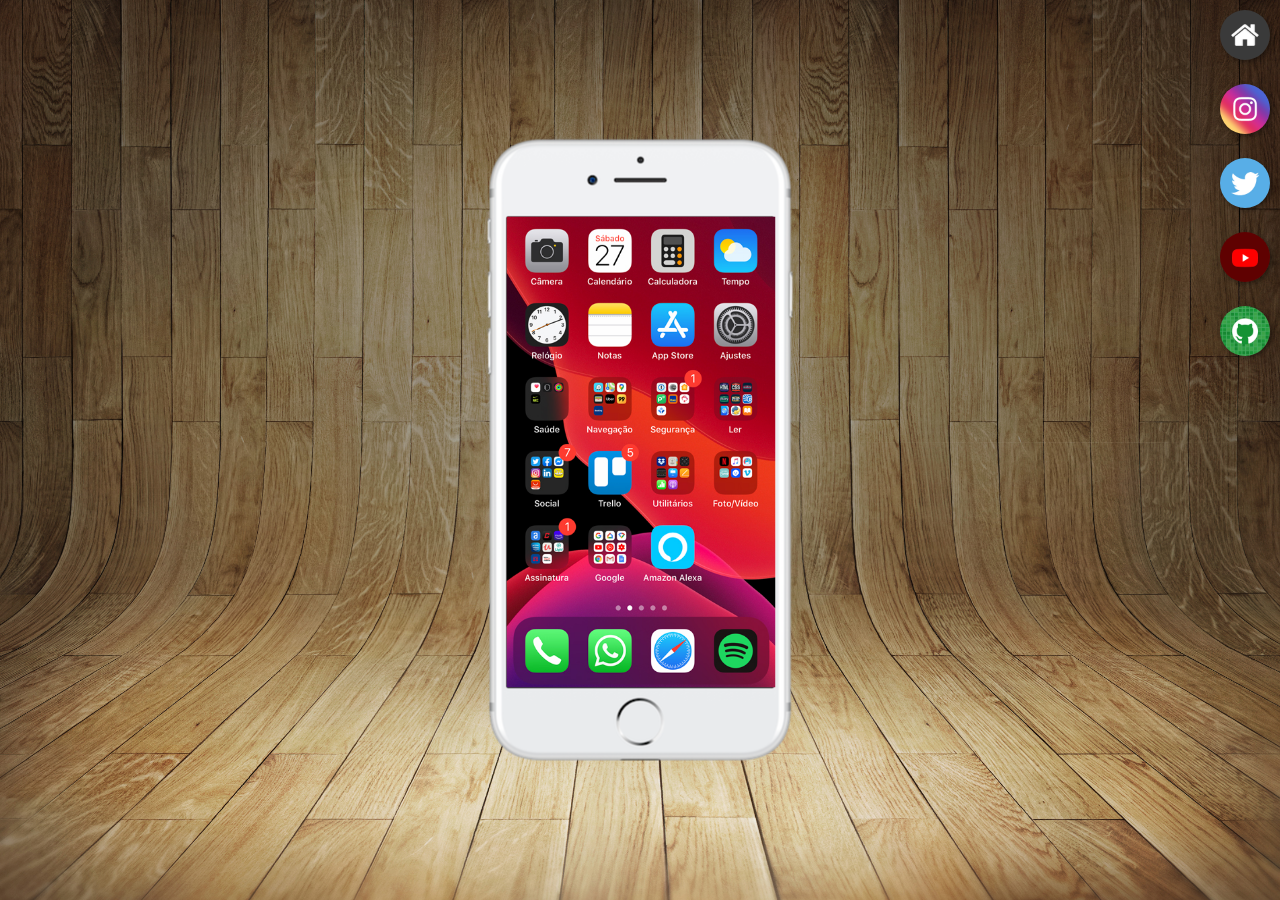
<file: index.html>
<!DOCTYPE html>
<html lang="pt-br">
<head>
    <meta charset="UTF-8">
    <meta http-equiv="X-UA-Compatible" content="IE=edge">
    <meta name="viewport" content="width=device-width, initial-scale=1.0">
    <title>Projeto Redes Sociais</title>
    <link rel="shortcut icon" href="favicon.ico" type="image/x-icon">
    <link rel="stylesheet" href="estilos/style.css">
</head>
<body>
    <main>
        <section id="telefone">
            <iframe src="home.html" name="tela" id="tela" frameborder="0"></iframe>
        </section>
        <section id="redes-sociais">
            <a href="home.html" target="tela"><img src="imagens/logo-home.jpg" alt="Home"></a> <br>
            <a href="instagram.html" target="tela"><img src="imagens/logo-instagram.jpg" alt="Instagram"></a> <br>
            <a href="twitter.html" target="tela"><img src="imagens/logo-twitter.jpg" alt="twitter"></a> <br>
            <a href="youtube.html" target="tela"><img src="imagens/logo-youtube.jpg" alt="Youtube"></a> <br>
            <a href="github.html" target="tela"><img src="imagens/logo-github.jpg" alt="Github"></a>
        </section>
    </main>
</body>
</html>
</file>
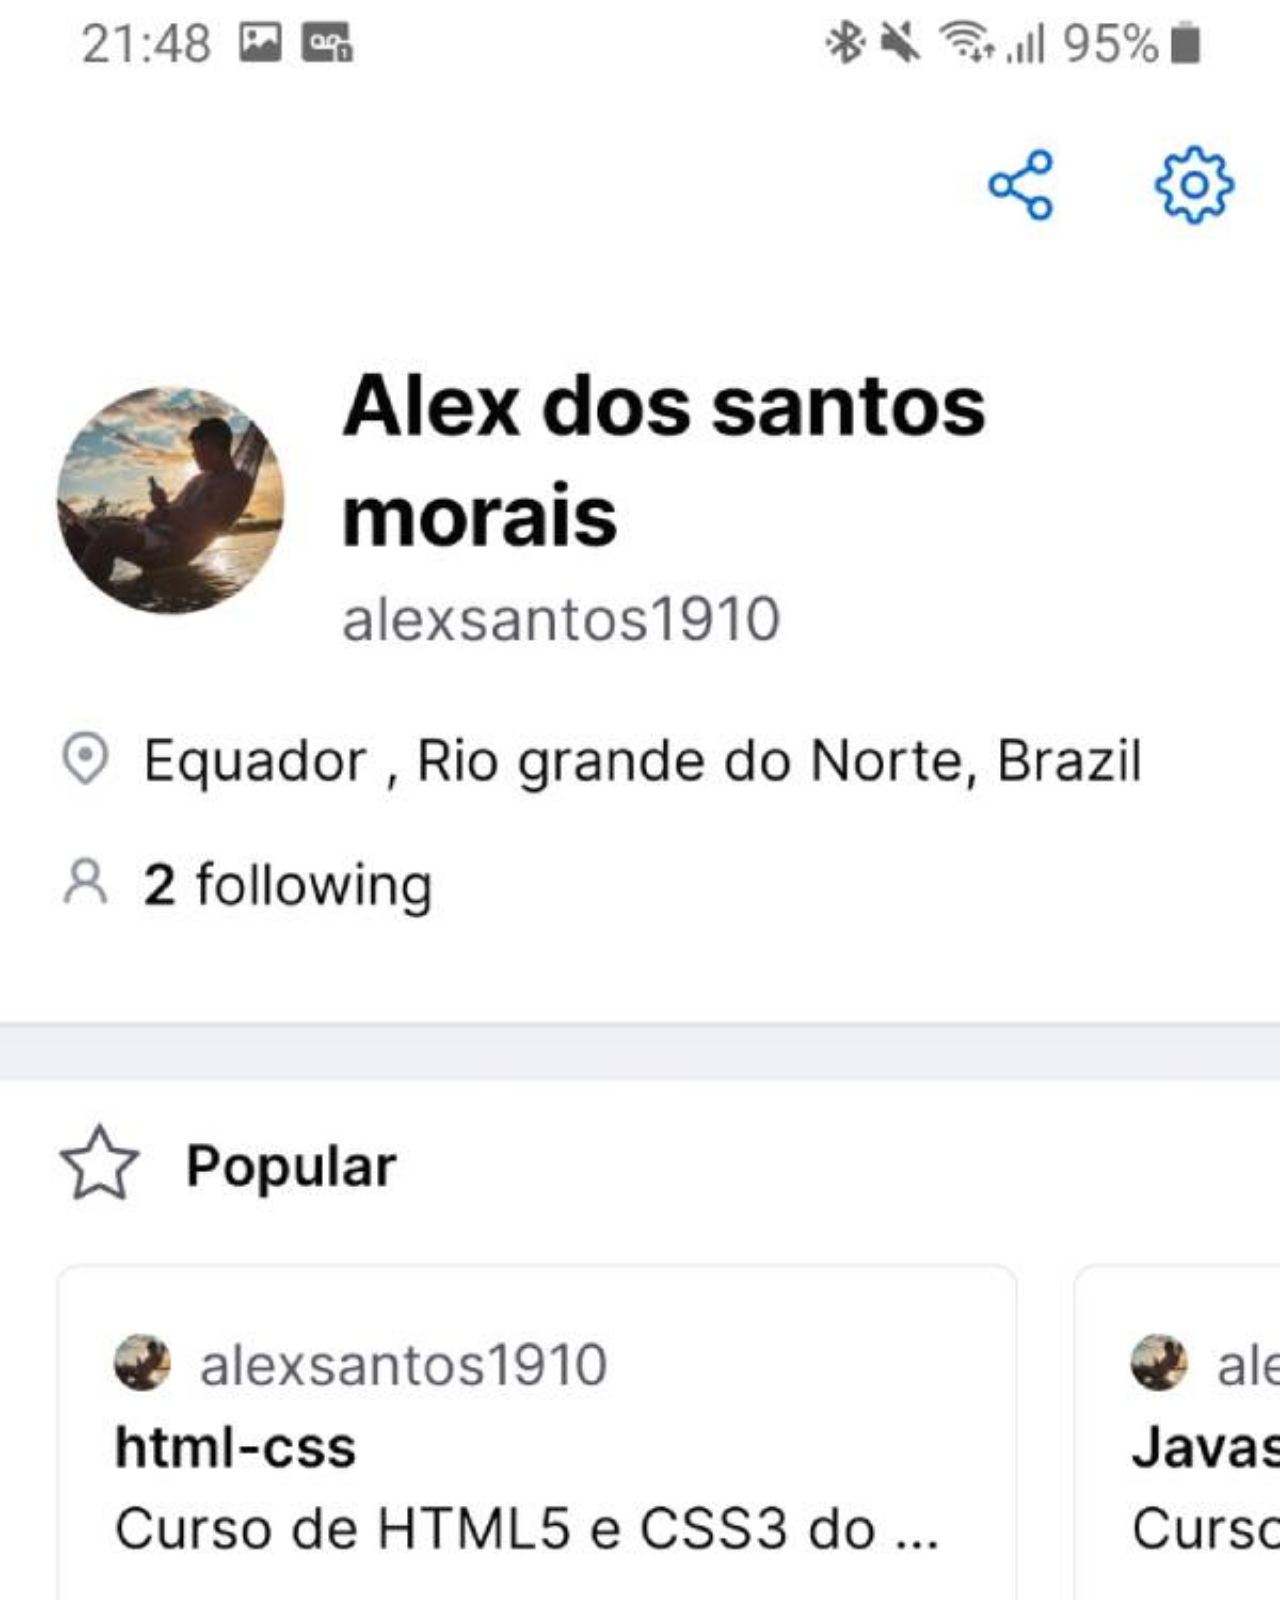
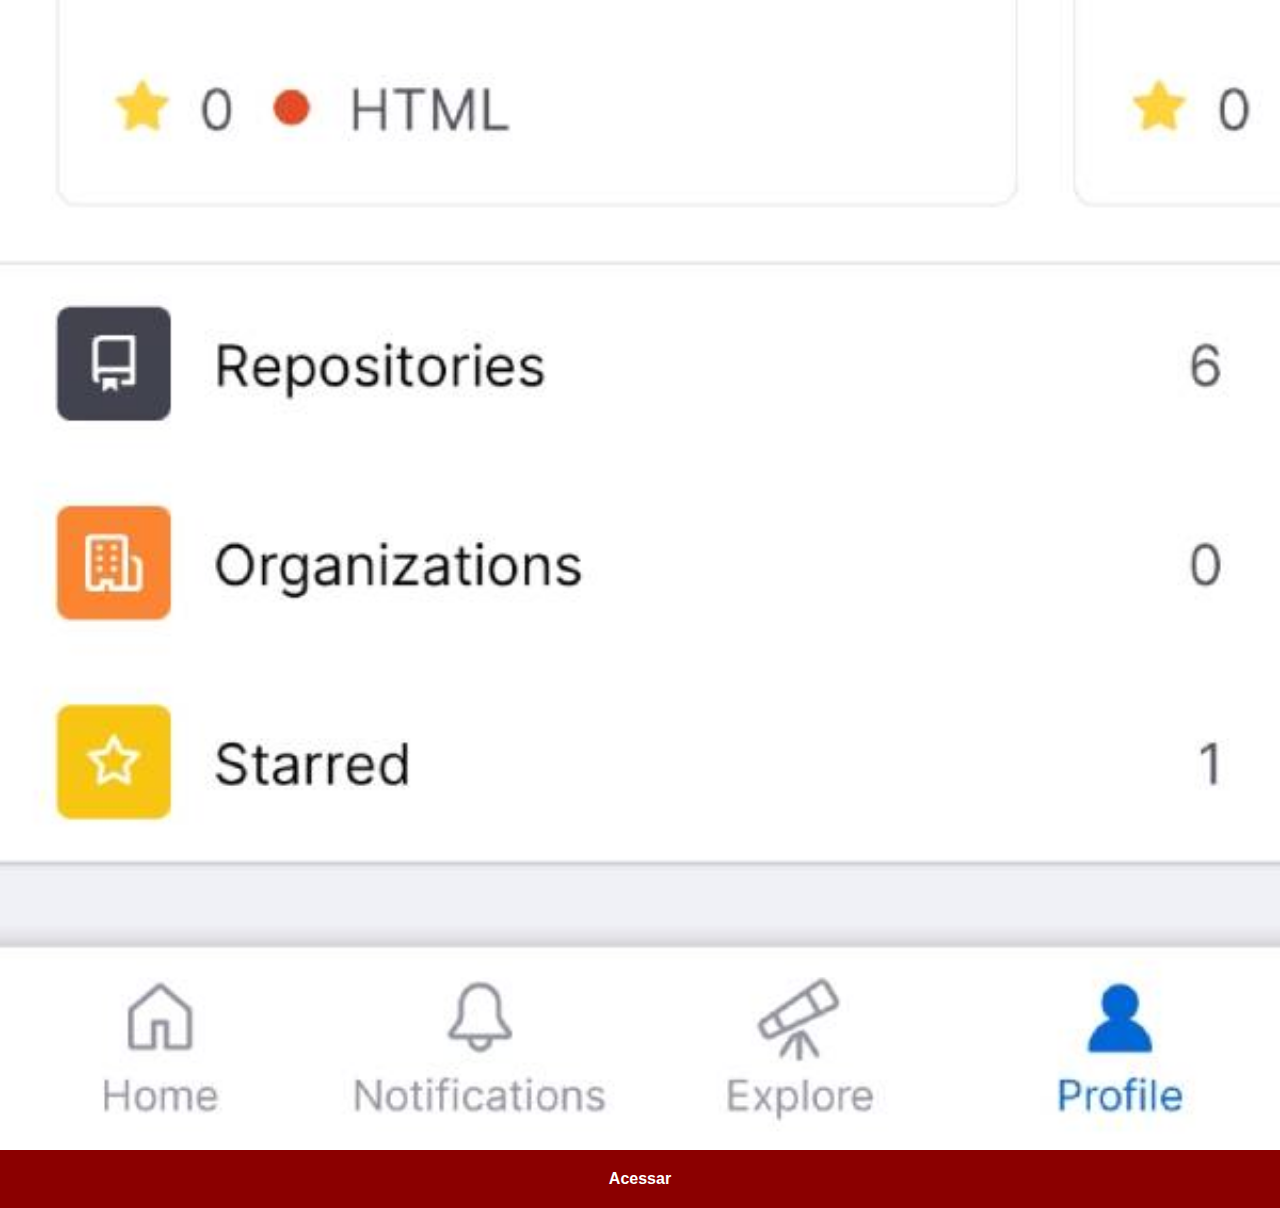
<file: github.html>
<!DOCTYPE html>
<html lang="pt-br">
<head>
    <meta charset="UTF-8">
    <meta http-equiv="X-UA-Compatible" content="IE=edge">
    <meta name="viewport" content="width=device-width, initial-scale=1.0">
    <title>GitHub</title>
    <link rel="stylesheet" href="estilos/social.css">
</head>
<body>
    <img src="imagens/github.jpg" alt="GitHub">
    <a href="https://github.com/alexsantos1910" target="_blank">Acessar</a>
</body>
</html>
</file>
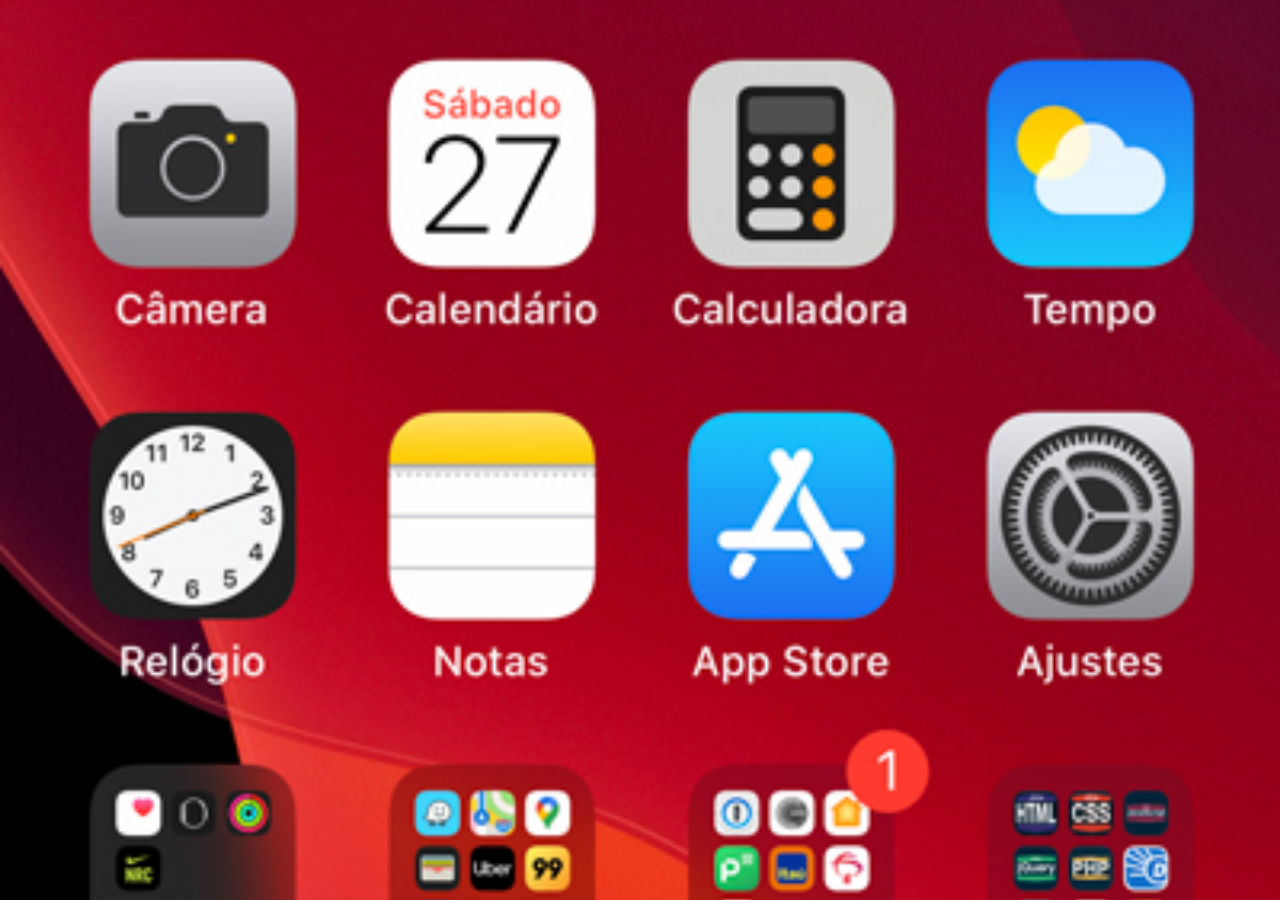
<file: home.html>
<!DOCTYPE html>
<html lang="pt-br">
<head>
    <meta charset="UTF-8">
    <meta http-equiv="X-UA-Compatible" content="IE=edge">
    <meta name="viewport" content="width=device-width, initial-scale=1.0">
    <title>Home</title>
    <style>
        * {
            margin: 0px;
            padding: 0px;
        }

        body {
            width: 100vw;
            height: 100vh;
            background: url('imagens/tela-home.jpg') no-repeat top center;
            background-size: cover;
        }
    </style>
</head>
<body>
    
</body>
</html>
</file>
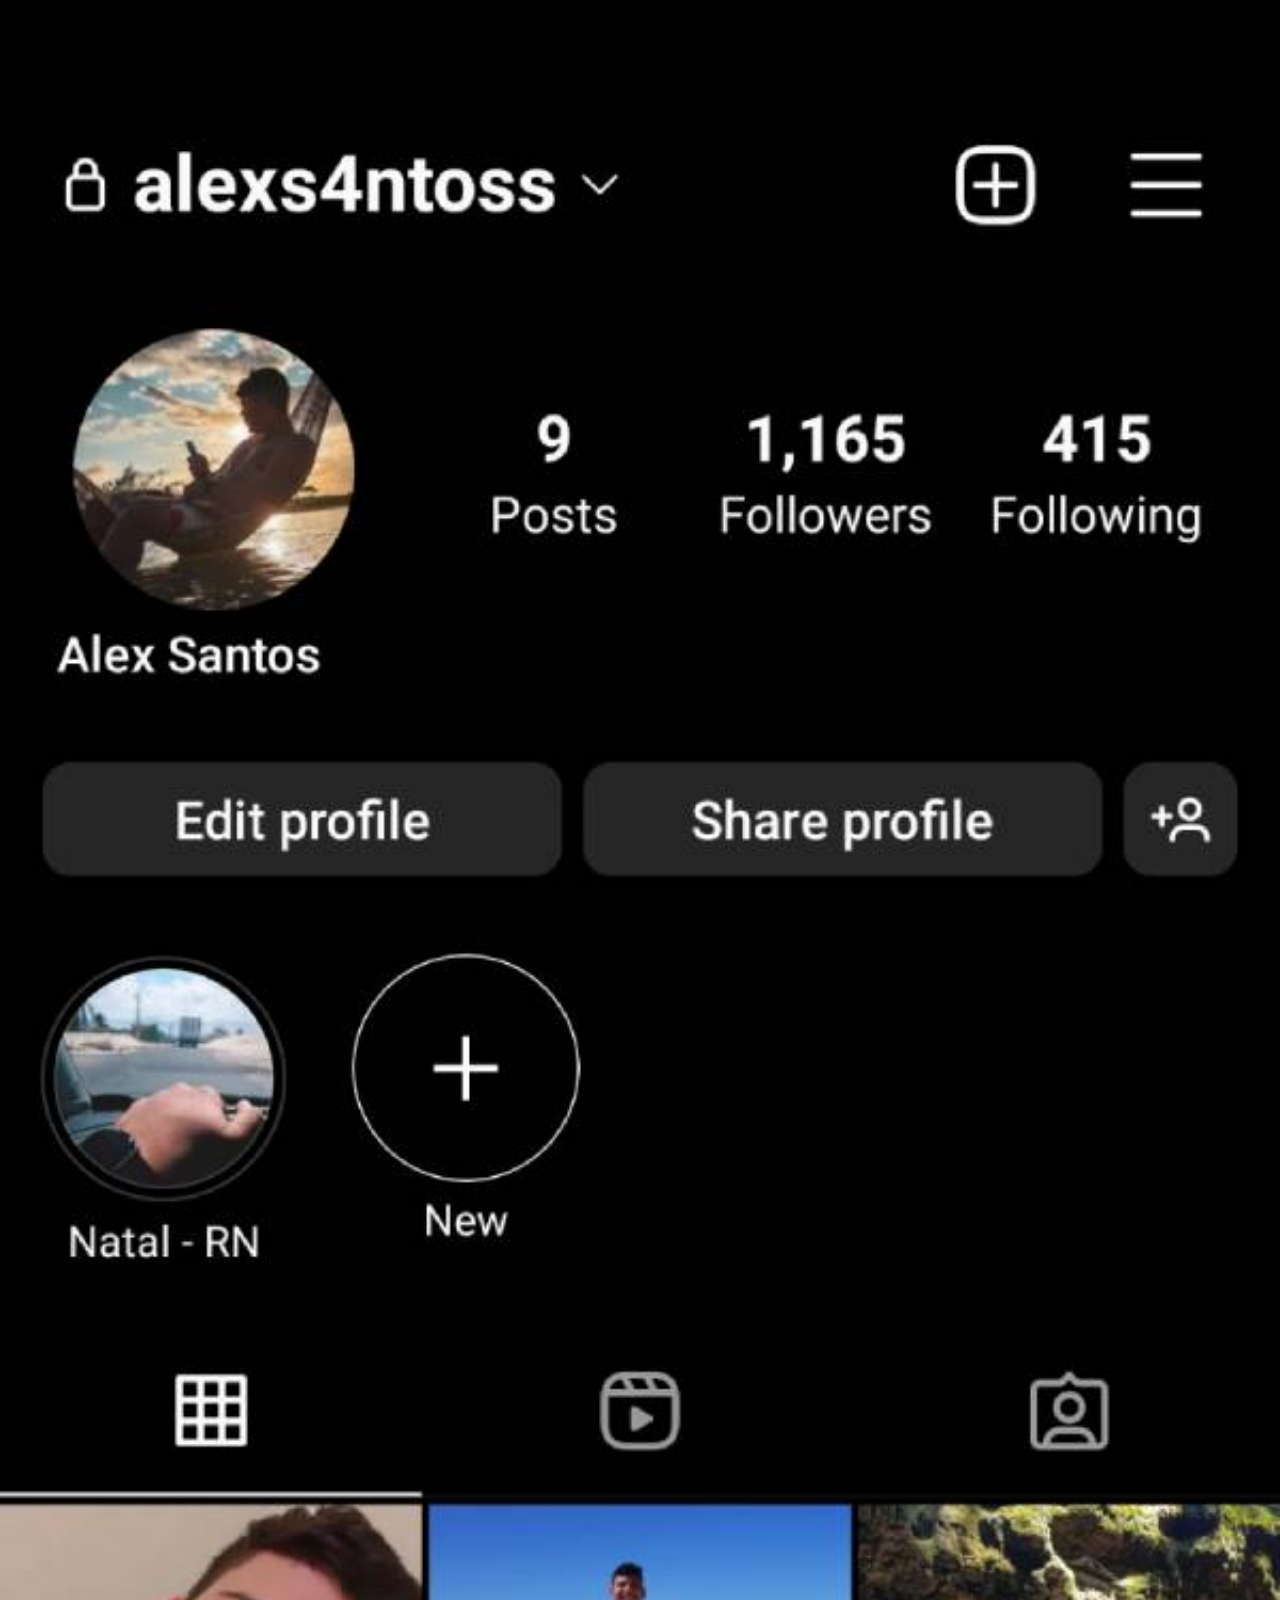
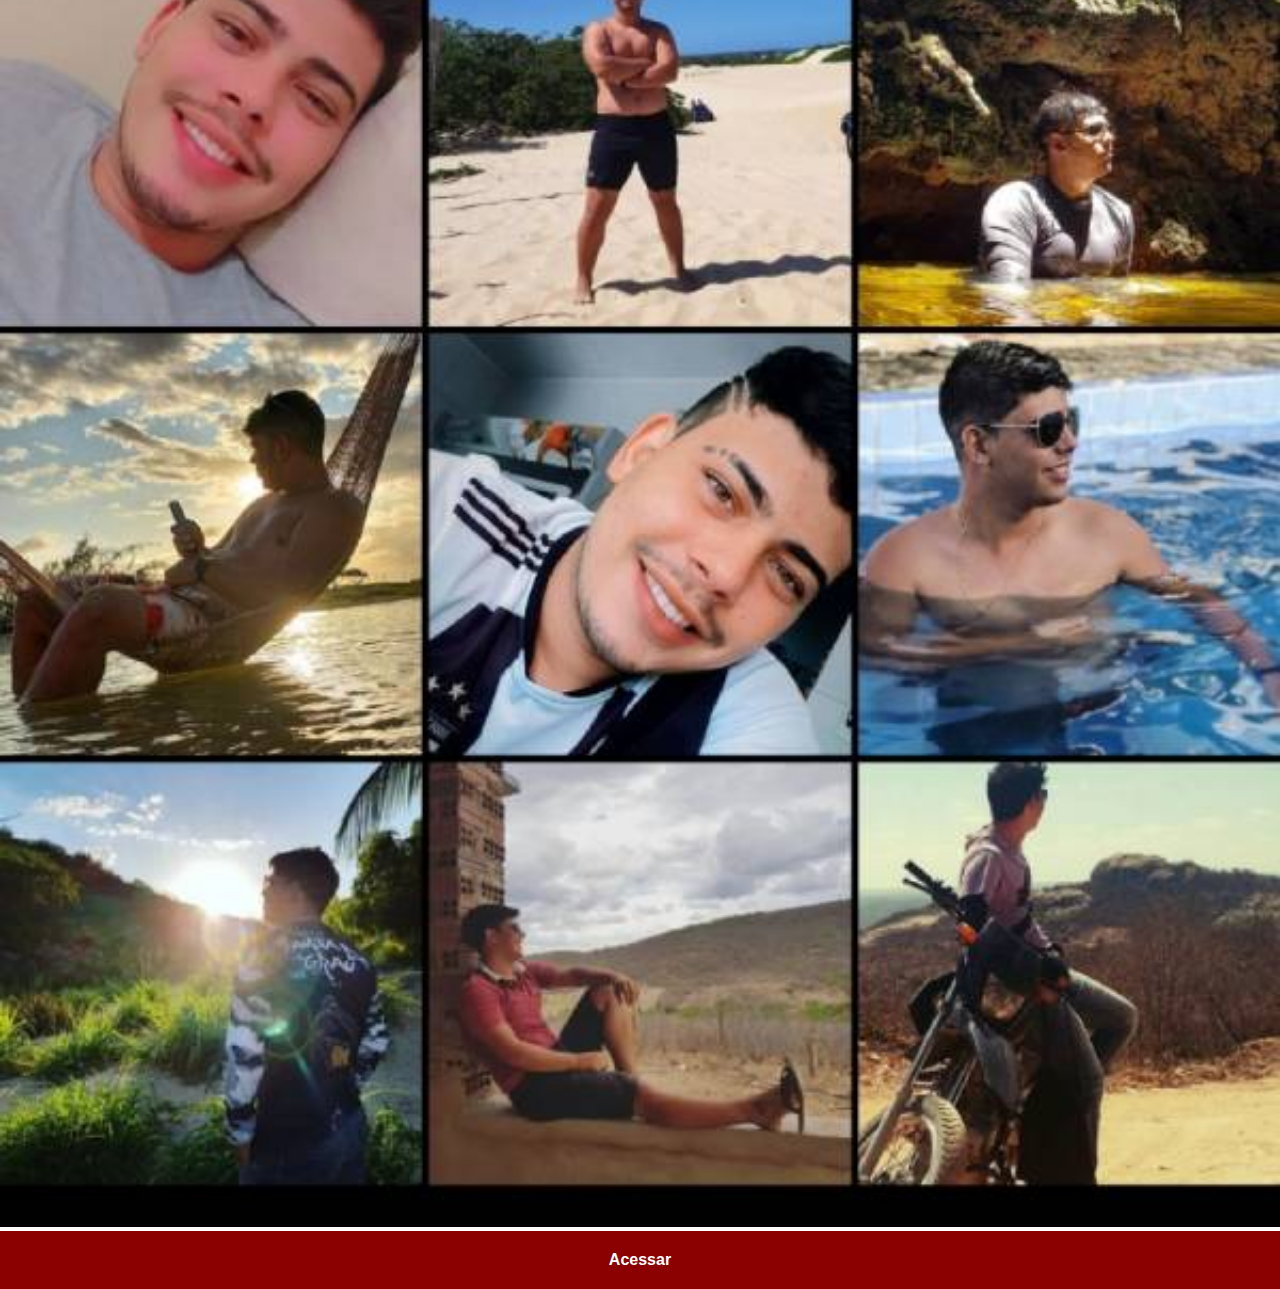
<file: instagram.html>
<!DOCTYPE html>
<html lang="pt-br">
<head>
    <meta charset="UTF-8">
    <meta http-equiv="X-UA-Compatible" content="IE=edge">
    <meta name="viewport" content="width=device-width, initial-scale=1.0">
    <title>INSTAGRAM</title>
    <link rel="stylesheet" href="estilos/social.css">
</head>
<body>
    <img src="imagens/tela-instagram.jpg" alt="instagram">
    <a href="https://www.instagram.com/alexs4ntoss/" target="_blank">Acessar</a>
</body>
</html>
</file>
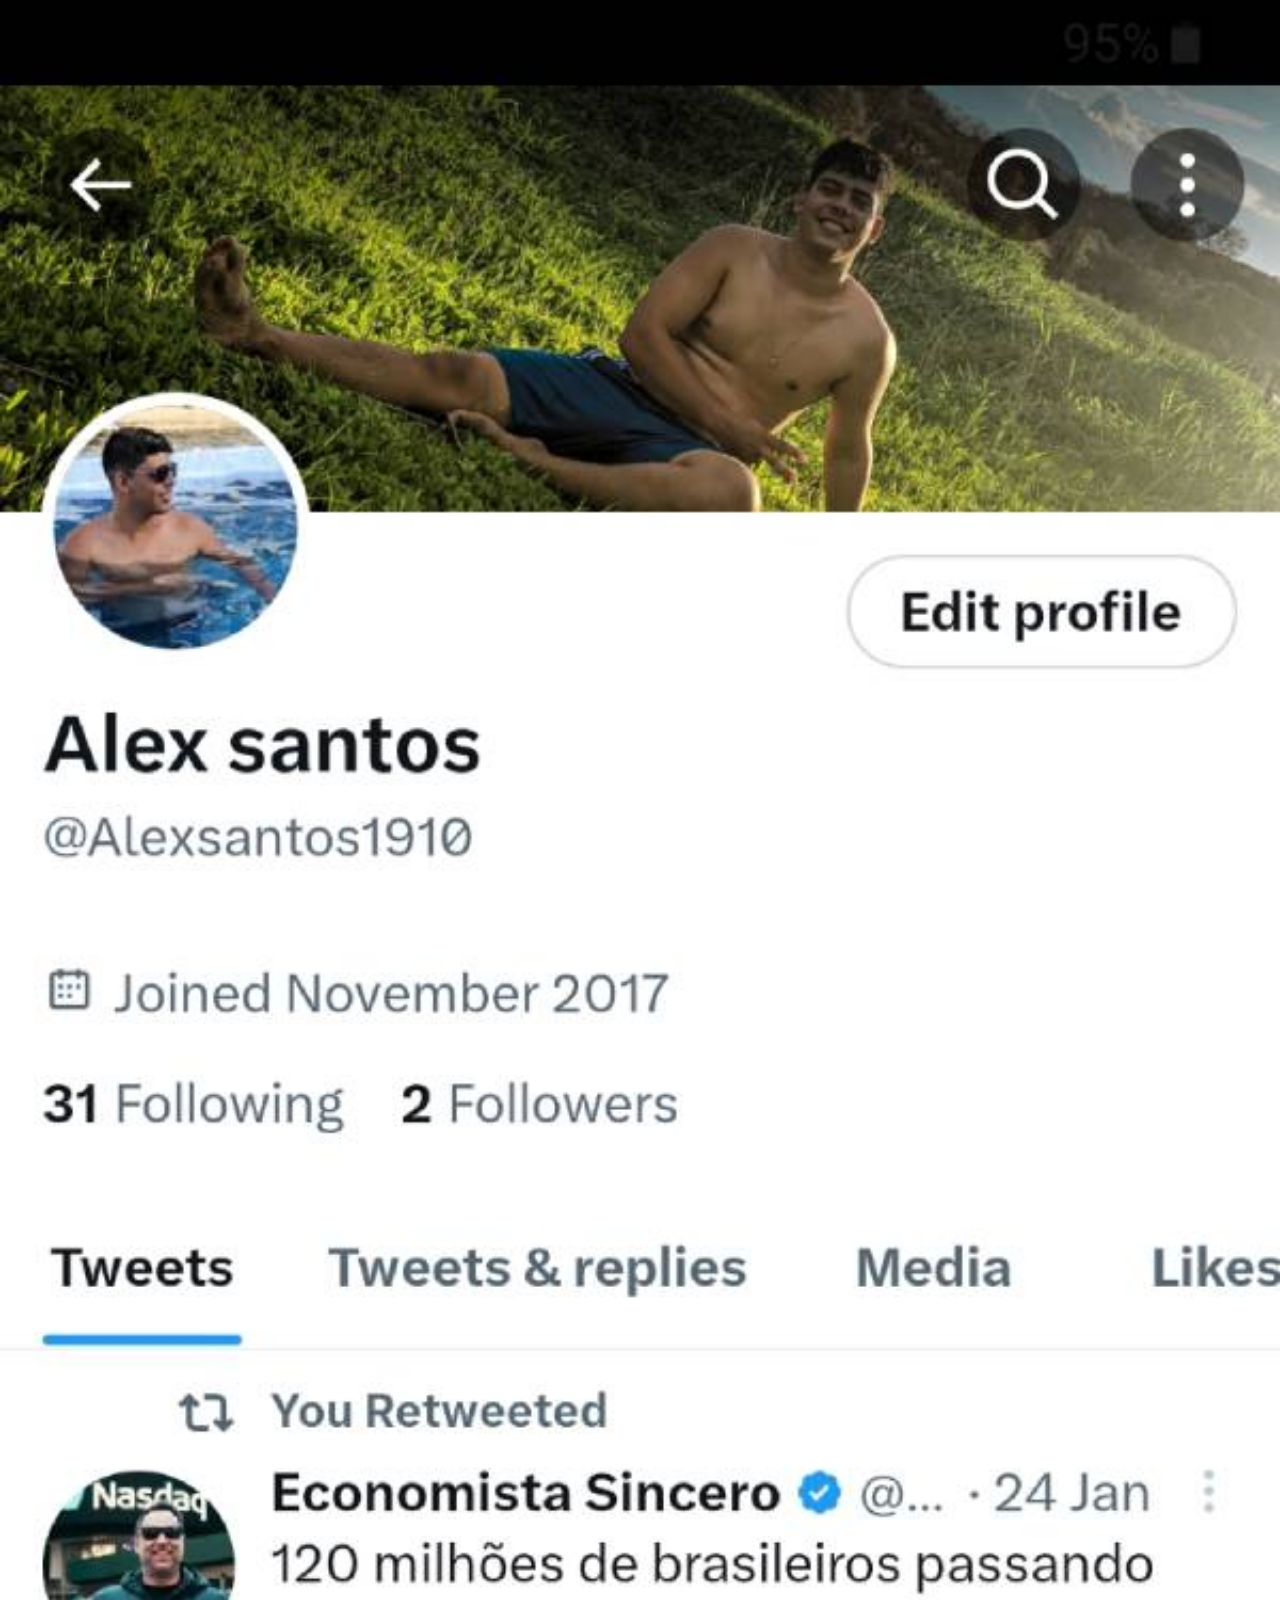
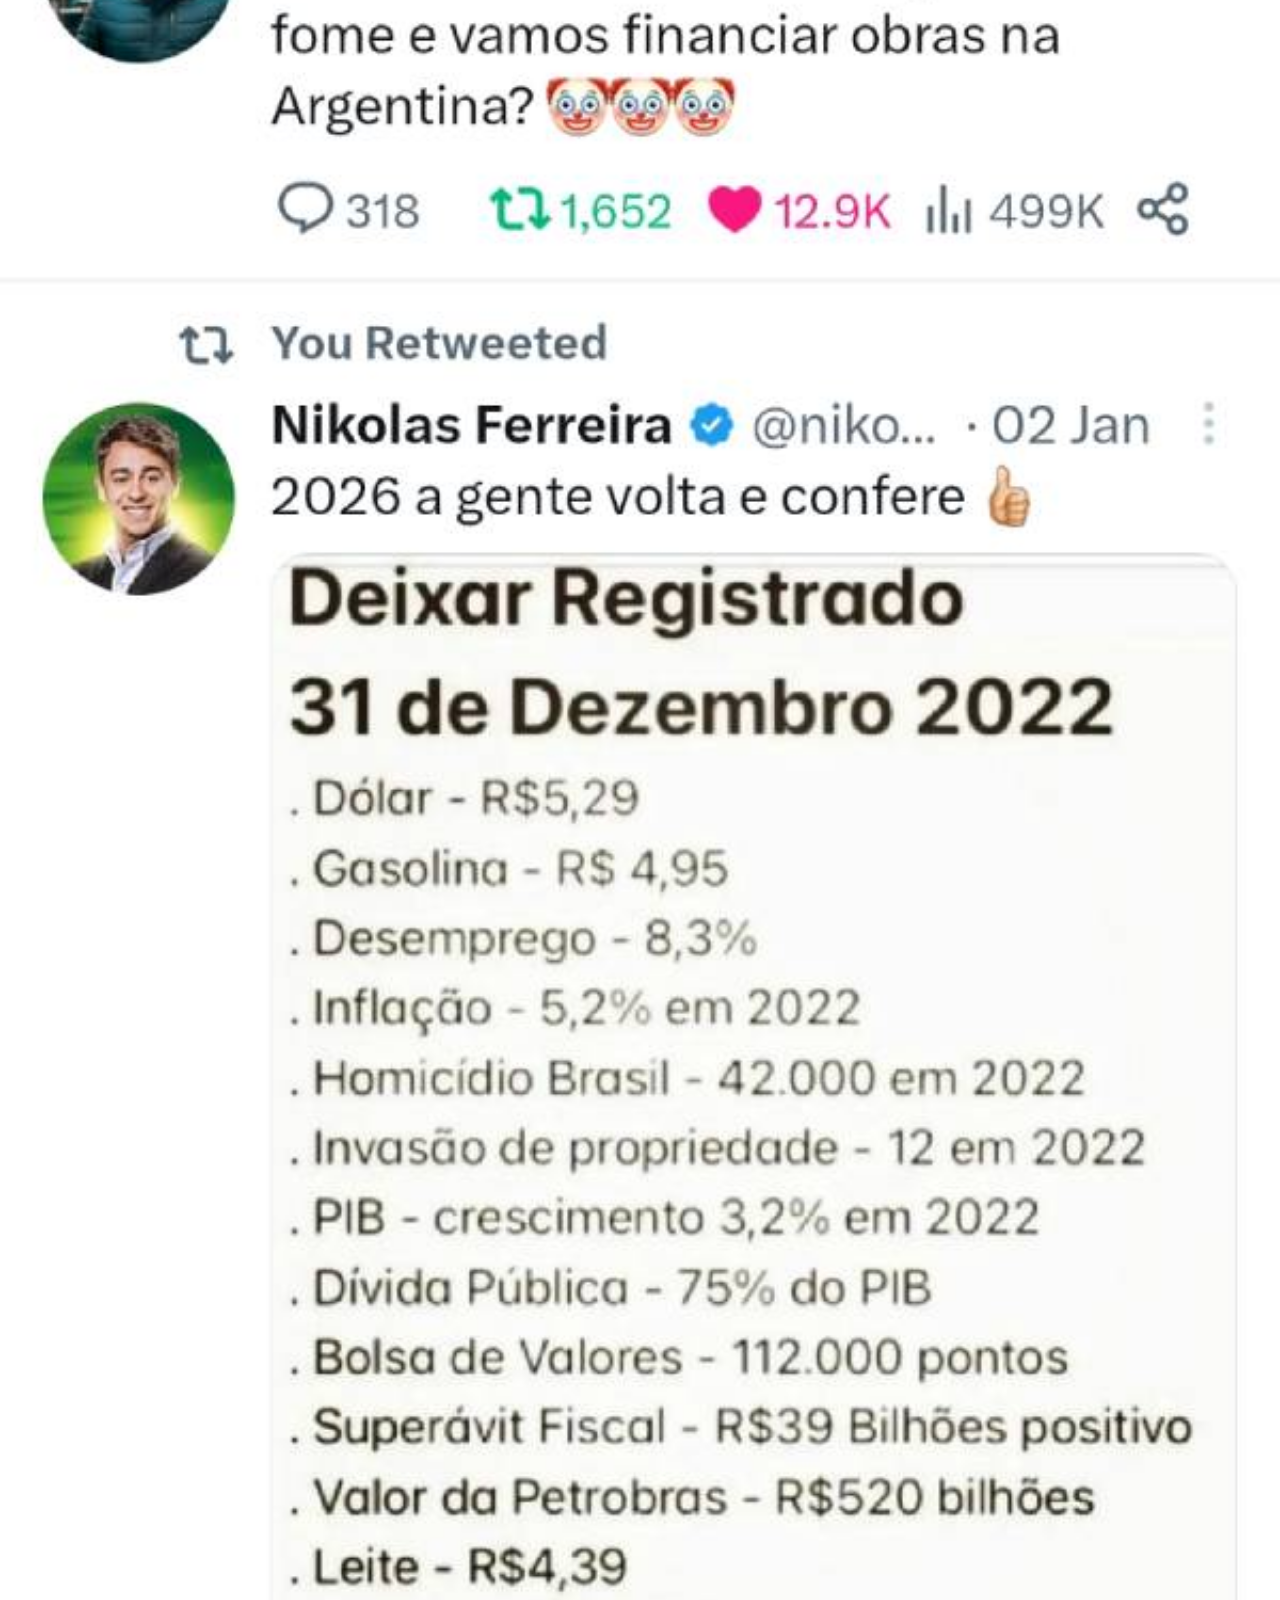
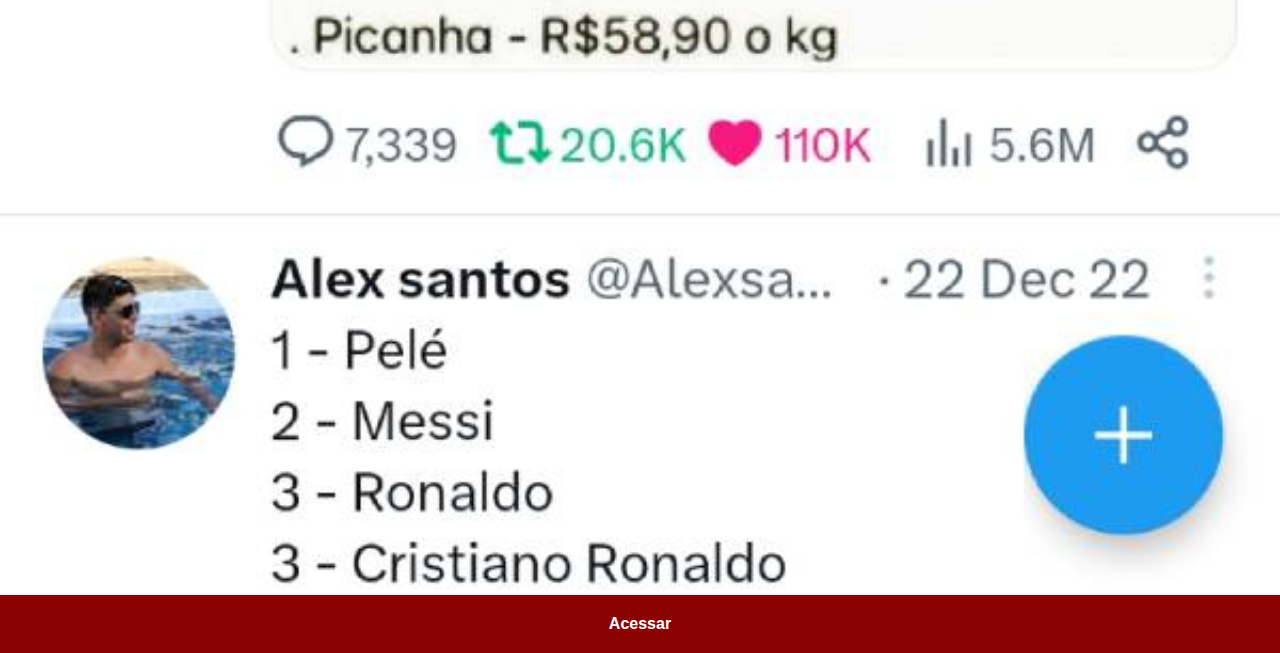
<file: twitter.html>
<!DOCTYPE html>
<html lang="pt-br">
<head>
    <meta charset="UTF-8">
    <meta http-equiv="X-UA-Compatible" content="IE=edge">
    <meta name="viewport" content="width=device-width, initial-scale=1.0">
    <title>TWITTER</title>
    <link rel="stylesheet" href="estilos/social.css">
</head>
<body>
    <img src="imagens/tela-twiter.jpg" alt="twitter">
    <a href="https://twitter.com/Alexsantos1910" target="_blank">Acessar</a>
</body>
</html>
</file>
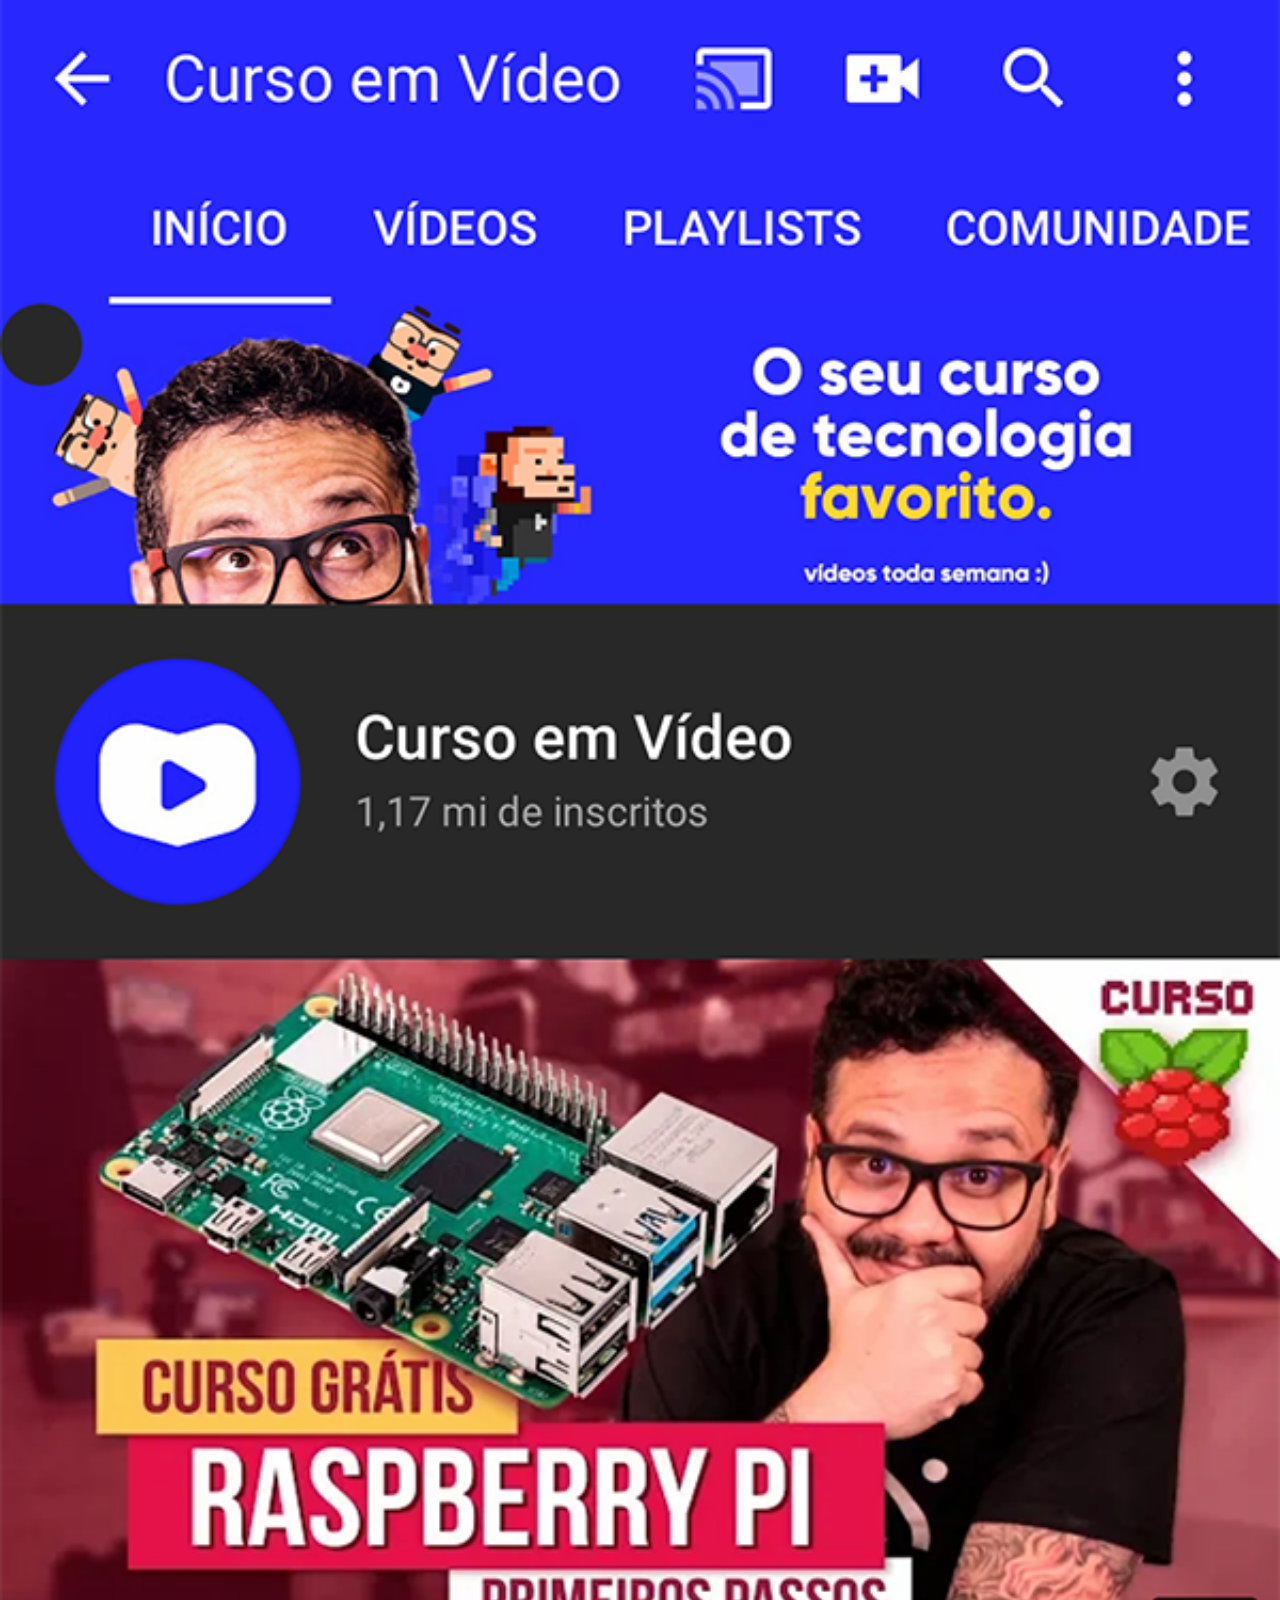
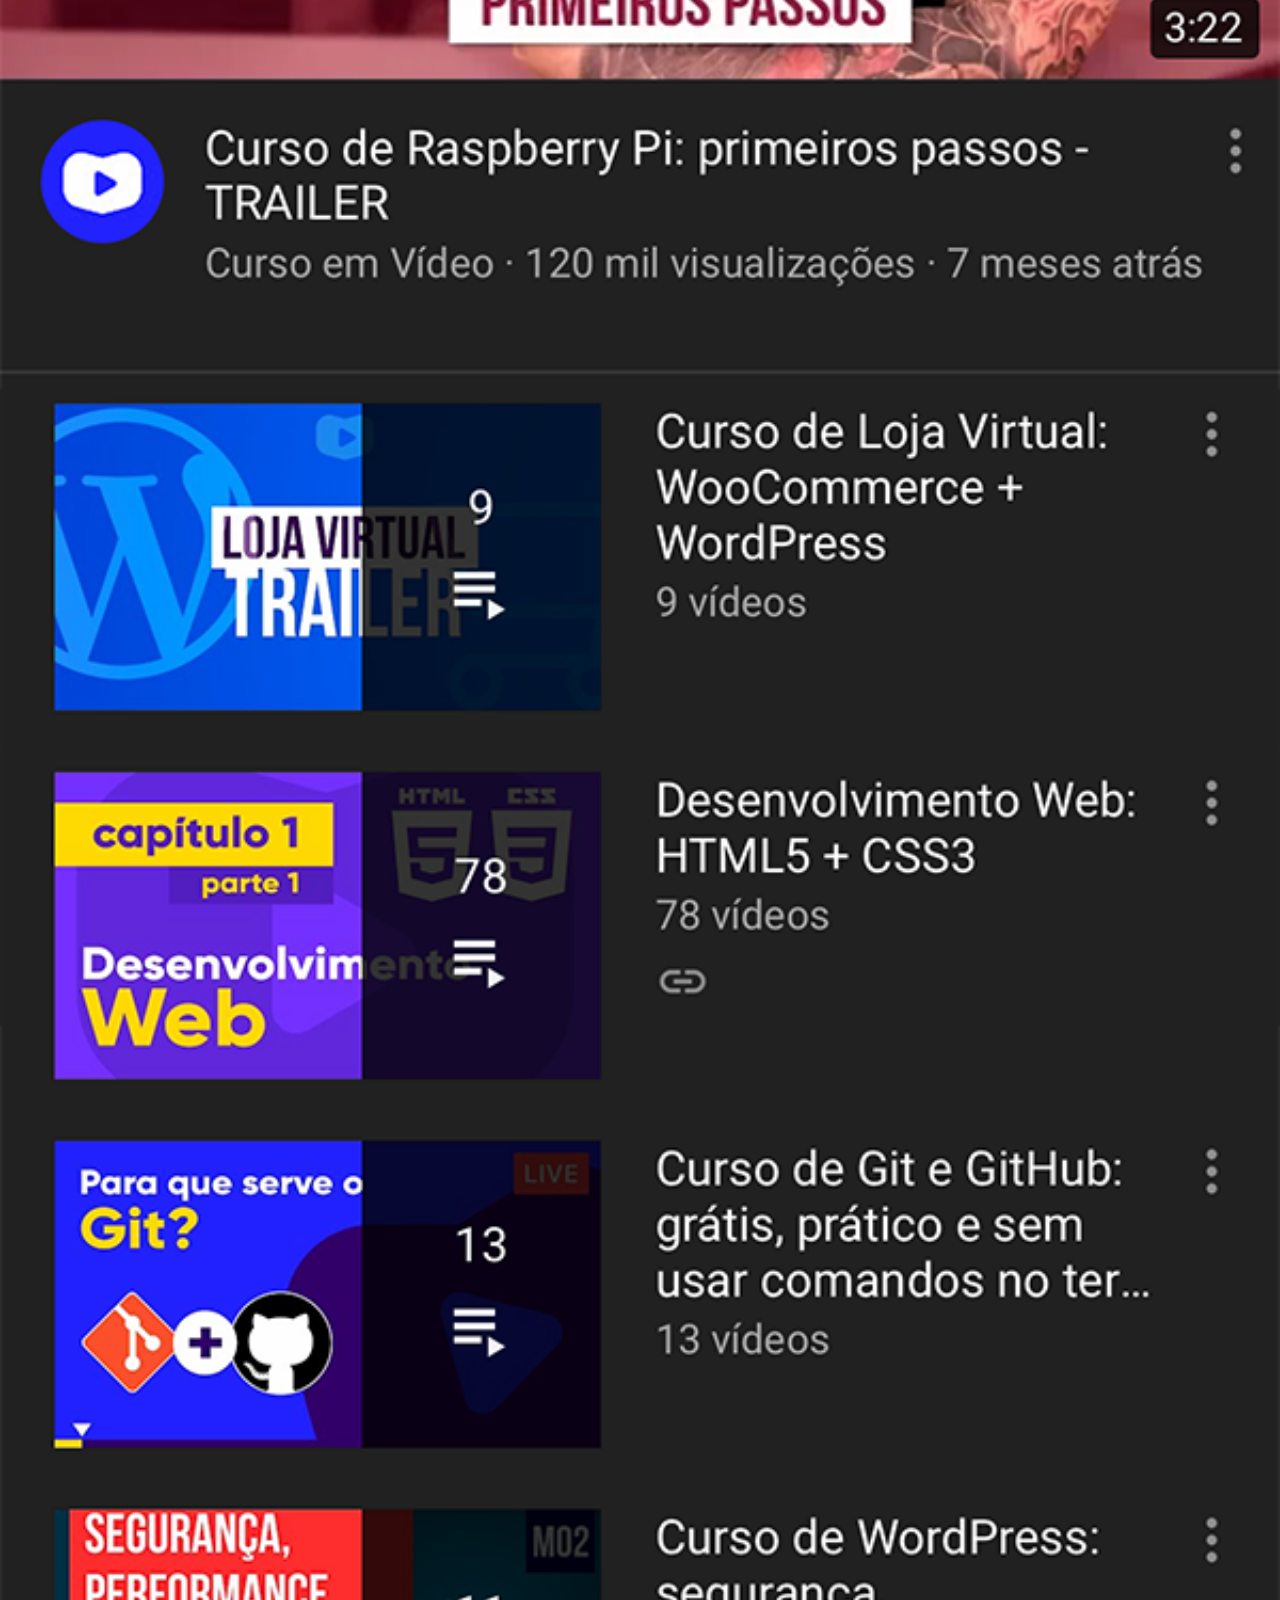
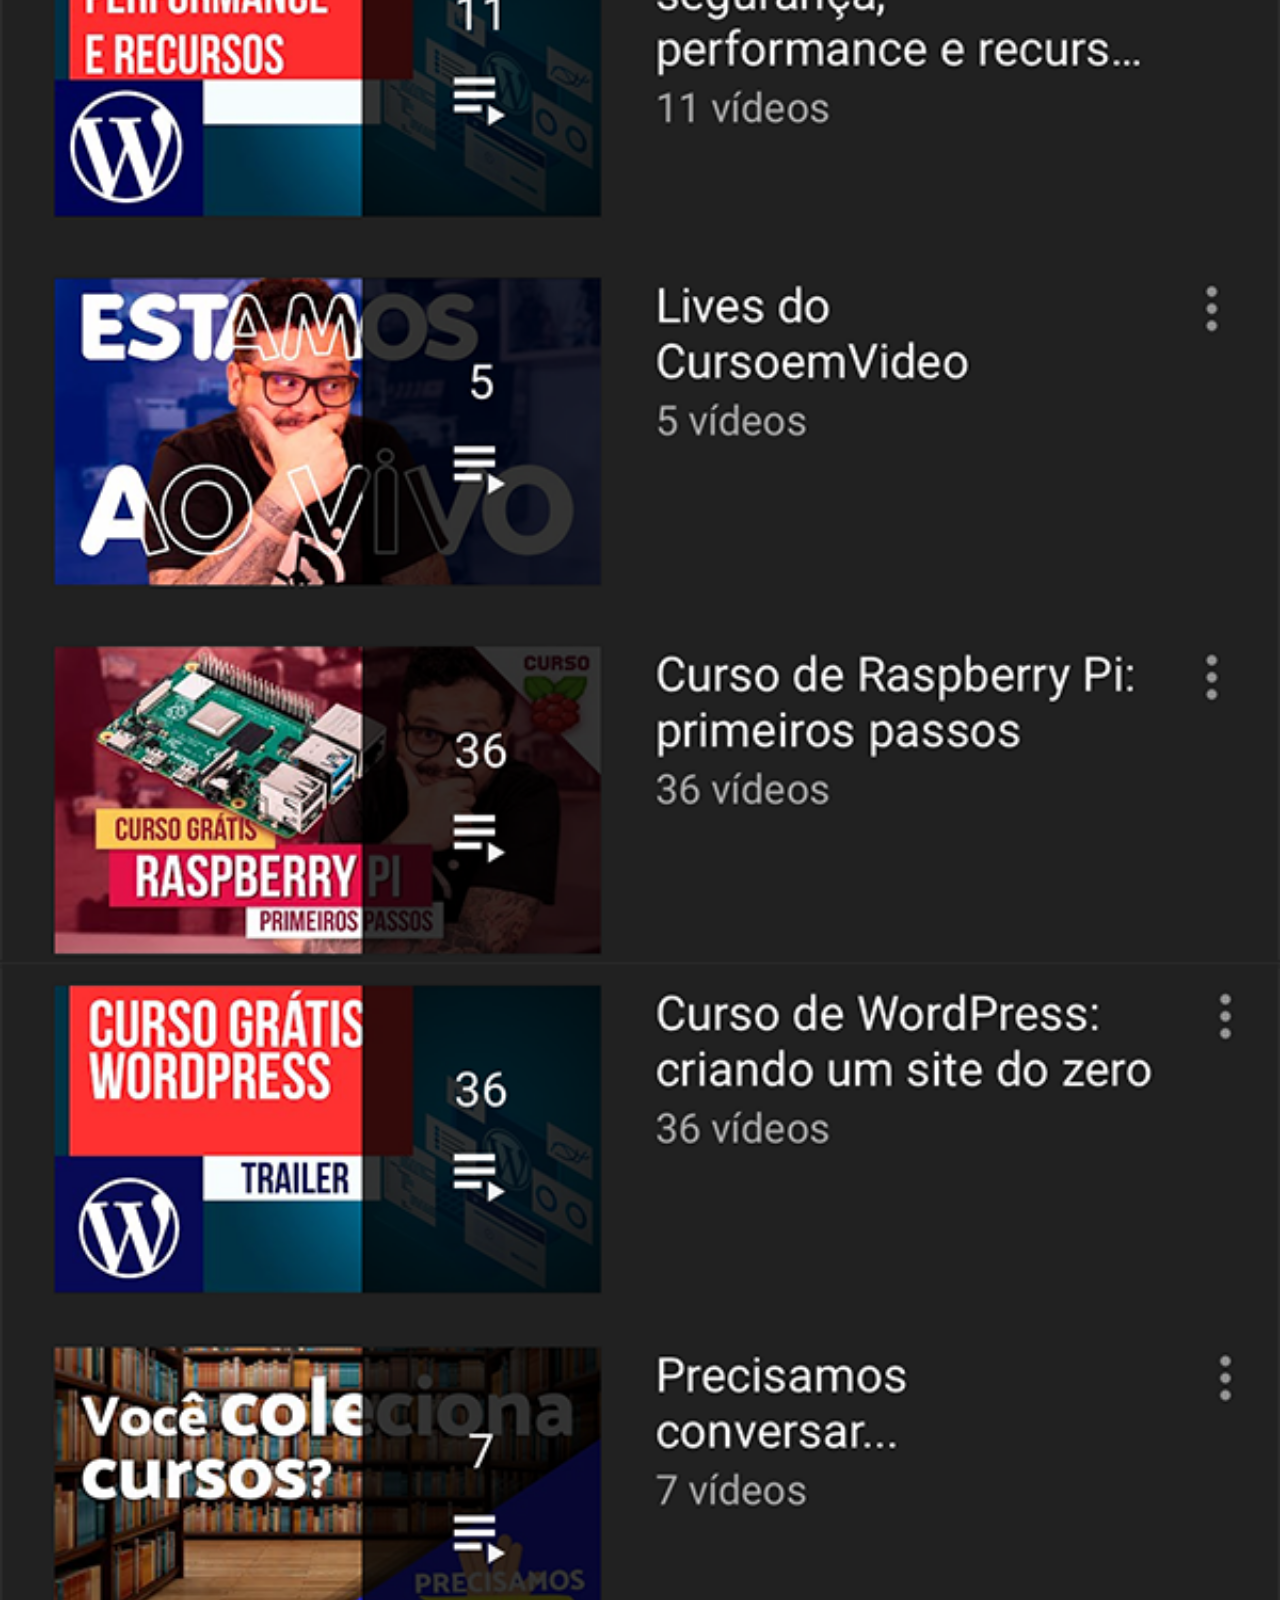
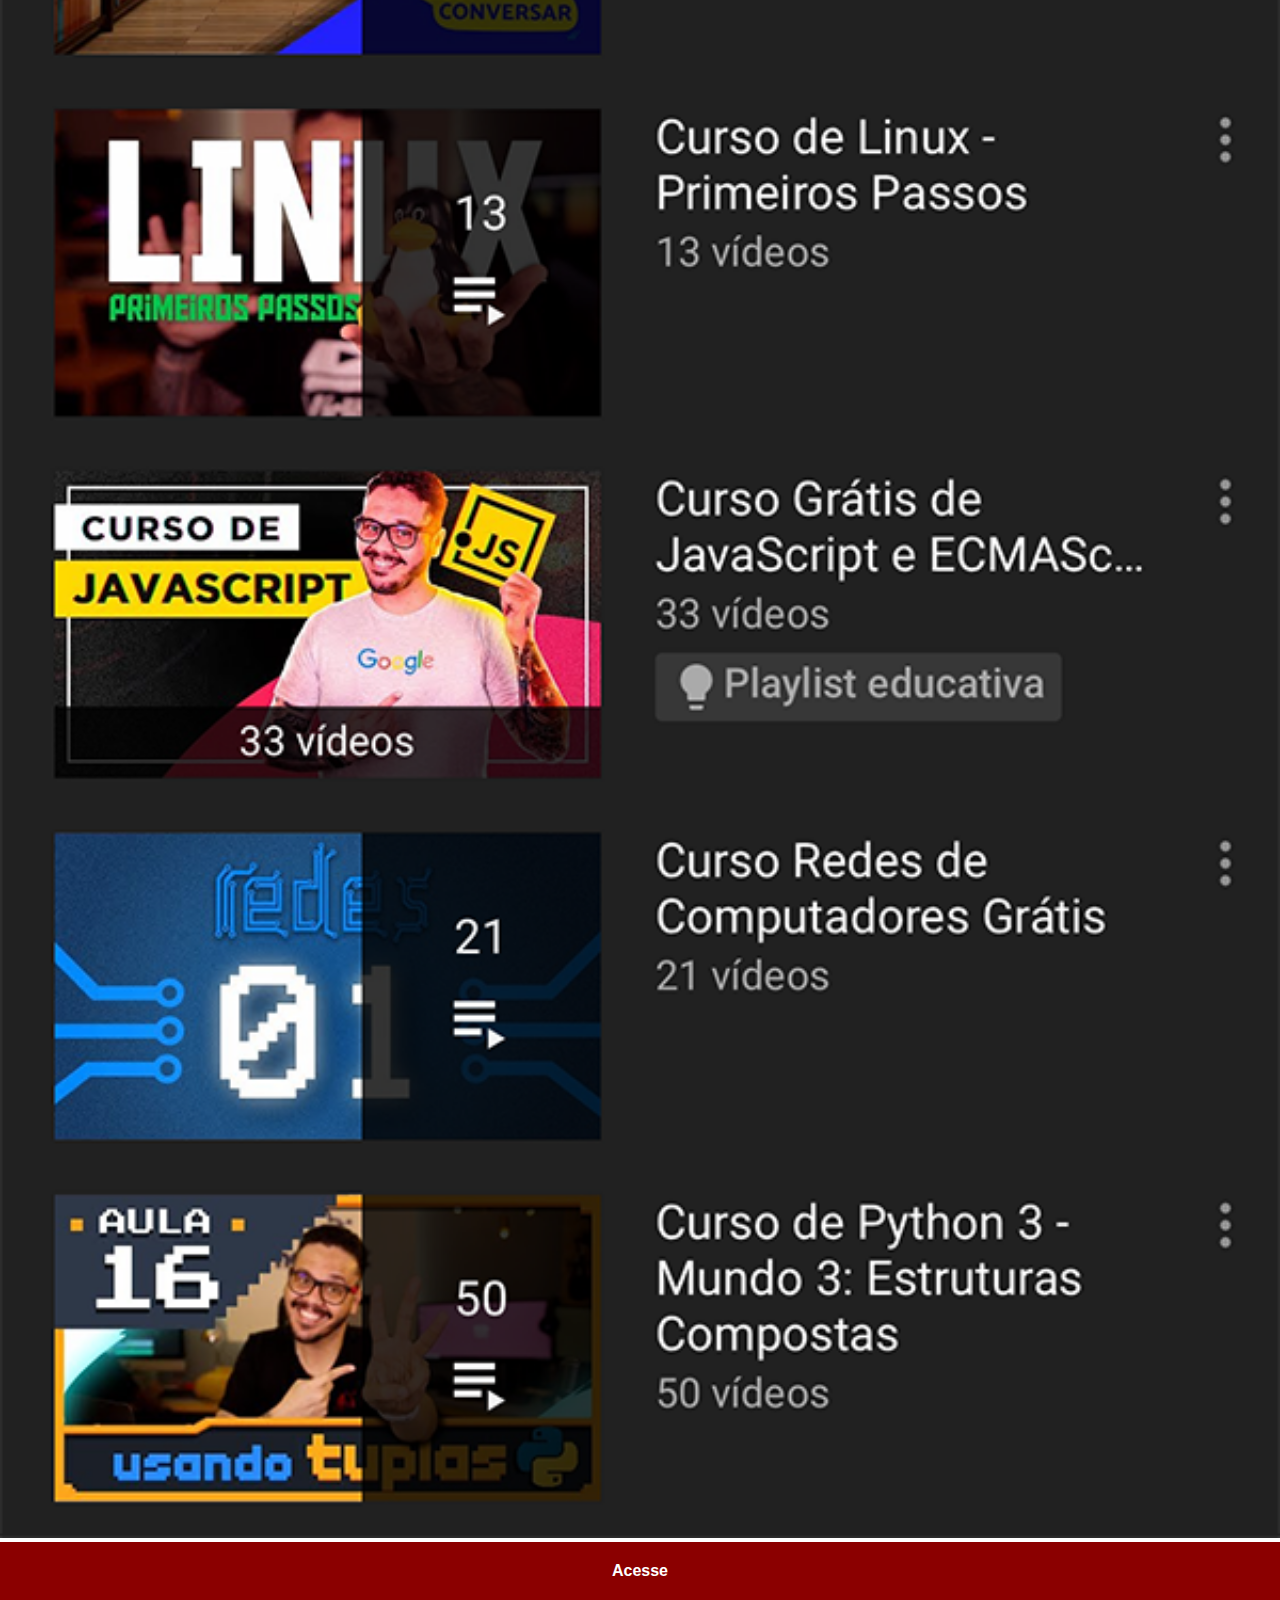
<file: youtube.html>
<!DOCTYPE html>
<html lang="pt-br">
<head>
    <meta charset="UTF-8">
    <meta http-equiv="X-UA-Compatible" content="IE=edge">
    <meta name="viewport" content="width=device-width, initial-scale=1.0">
    <title>Youtube</title>
    <link rel="stylesheet" href="estilos/social.css">
</head>
<body>
    <img src="imagens/tela-youtube.png" alt="Youtube">
    <a href="https://www.youtube.com/@CursoemVideo/playlists" target="_blank">Acesse</a>
</body>
</html>
</file>
<file: estilos/style.css>
@charset "UTF-8";

* {
    margin: 0px;
    padding: 0px;
    font-family: Arial, Helvetica, sans-serif;
}

html, body {
    height: 100vh;
    width: 100vw;
    background-color: black;
}

body {
    background: url('../imagens/fundo-madeira.jpg') no-repeat top center;
    background-size: cover;
    background-attachment: fixed;
}

main {
    position: relative;
    height: 100vh;
}

section#telefone {
    position: absolute;
    top: 50%;
    left: 50%;
    transform: translate(-50%, -50%);

    height: 627px;
    width: 311px;
    min-height: 200px;
    background: url('../imagens/frame-iphone.png') no-repeat;
}

iframe#tela {
    position: relative;
    top: 80px;
    left: 22px;
    width: 269px;
    height: 471px;
    min-height: 200px;
}

section#redes-sociais img {
    width: 50px;
    margin: 10px;
    border-radius: 50%;
    box-shadow: 2px 2px 5px rgba(0, 0, 0, 0.411);
    box-sizing: border-box;
}

section#redes-sociais {
    text-align: right;
}

section#redes-sociais img:hover {
    border: 2px solid rgba(255, 255, 255, 0.623);
    transform: translate(-3px, -3px);
    box-shadow: 5px 5px 10px rgba(0, 0, 0, 0.61);
    transition: transform .3s border 1s;
}
</file>
<file: estilos/social.css>
@charset "UTF-8";

* {
    margin: 0px;
    padding: 0px;
    font-family: Arial, Helvetica, sans-serif;
}

::-webkit-scrollbar {
    width: 0px;
    height: 0px;
}
img {
    width: 100vw;
}
a {
    display: block;
    background-color: darkred;
    color: white;
    padding: 20px;
    text-align: center;
    font-weight: bolder;
    text-decoration: none;
}

a:hover {
    background-color: red;
}
</file>
